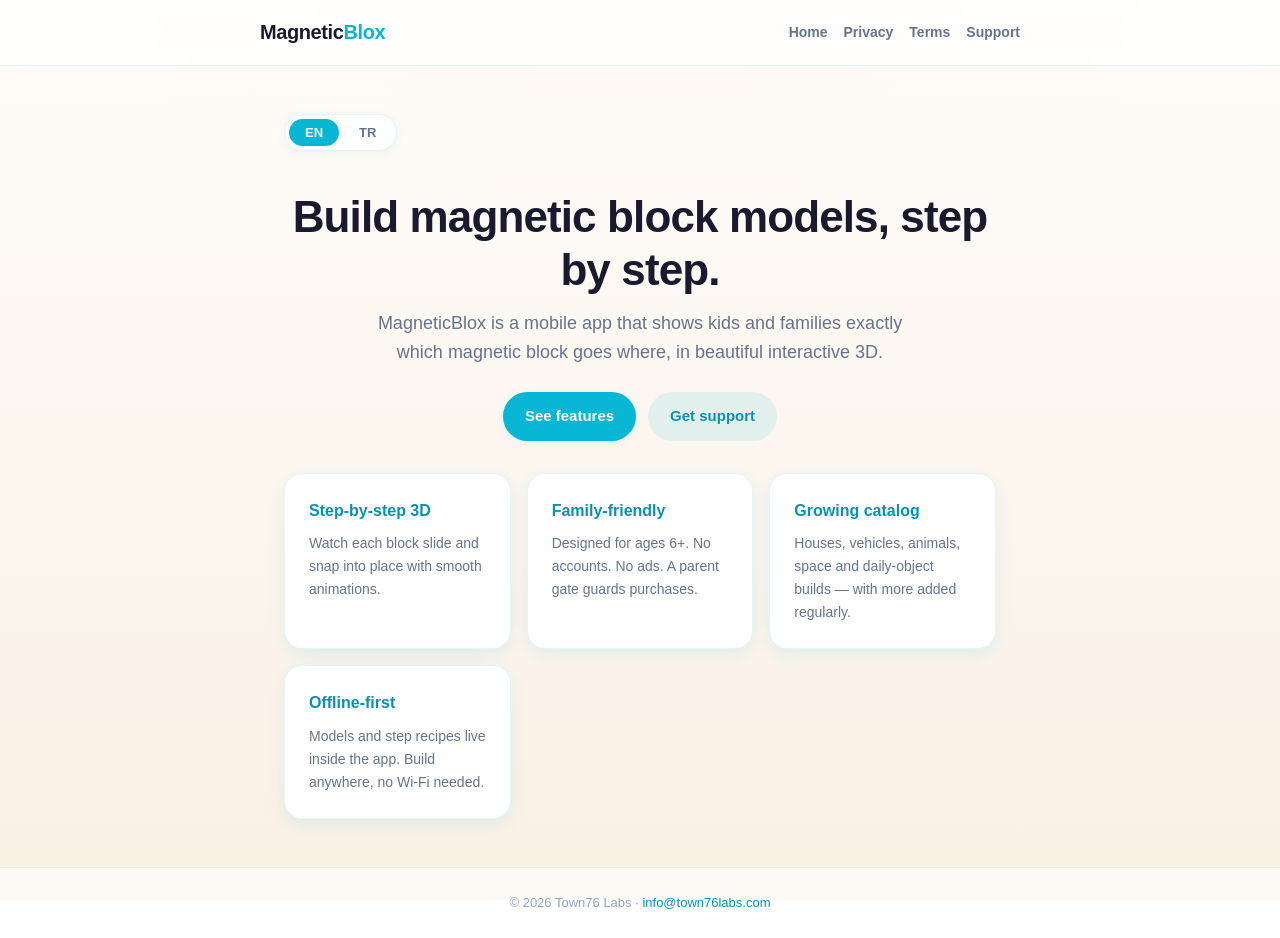
<file: index.html>
<!doctype html>
<html lang="en">
<head>
  <meta charset="utf-8" />
  <meta name="viewport" content="width=device-width, initial-scale=1" />
  <title>MagneticBlox — Step-by-step 3D magnetic block builder</title>
  <meta name="description" content="MagneticBlox is a family-friendly mobile app that teaches you to build magnetic block models step by step in 3D." />
  <link rel="stylesheet" href="assets/styles.css?v=3" />
</head>
<body>
  <header class="site-header">
    <div class="site-header__inner">
      <div class="brand">Magnetic<span>Blox</span></div>
      <nav class="site-nav">
        <a href="./">Home</a>
        <a href="privacy/">Privacy</a>
        <a href="terms/">Terms</a>
        <a href="support/">Support</a>
      </nav>
    </div>
  </header>

  <main>
    <div class="lang-switch" role="tablist" aria-label="Language">
      <button type="button" data-lang="en">EN</button>
      <button type="button" data-lang="tr">TR</button>
    </div>

    <section class="hero lang-block active" data-lang="en">
      <h1>Build magnetic block models, step by step.</h1>
      <p>MagneticBlox is a mobile app that shows kids and families exactly which magnetic block goes where, in beautiful interactive 3D.</p>
      <div class="cta-row">
        <a class="cta" href="#features">See features</a>
        <a class="cta secondary" href="support/">Get support</a>
      </div>
    </section>

    <section class="hero lang-block" data-lang="tr">
      <h1>Manyetik blok modellerini adım adım inşa et.</h1>
      <p>MagneticBlox, çocuklara ve ailelere hangi manyetik bloğun nereye gittiğini etkileşimli 3B olarak gösteren bir mobil uygulamadır.</p>
      <div class="cta-row">
        <a class="cta" href="#features">Özellikleri gör</a>
        <a class="cta secondary" href="support/">Destek al</a>
      </div>
    </section>

    <section id="features" class="feature-grid lang-block active" data-lang="en" aria-label="Features">
      <div class="feature">
        <h3>Step-by-step 3D</h3>
        <p>Watch each block slide and snap into place with smooth animations.</p>
      </div>
      <div class="feature">
        <h3>Family-friendly</h3>
        <p>Designed for ages 6+. No accounts. No ads. A parent gate guards purchases.</p>
      </div>
      <div class="feature">
        <h3>Growing catalog</h3>
        <p>Houses, vehicles, animals, space and daily-object builds — with more added regularly.</p>
      </div>
      <div class="feature">
        <h3>Offline-first</h3>
        <p>Models and step recipes live inside the app. Build anywhere, no Wi-Fi needed.</p>
      </div>
    </section>

    <section class="feature-grid lang-block" data-lang="tr">
      <div class="feature">
        <h3>Adım adım 3B</h3>
        <p>Her bloğun yumuşak animasyonlarla yerine kaydığını ve kenetlendiğini izleyin.</p>
      </div>
      <div class="feature">
        <h3>Aile dostu</h3>
        <p>6+ yaş için tasarlandı. Hesap yok. Reklam yok. Satın almalar için ebeveyn kapısı vardır.</p>
      </div>
      <div class="feature">
        <h3>Büyüyen katalog</h3>
        <p>Evler, taşıtlar, hayvanlar, uzay ve günlük eşya modelleri — düzenli olarak yenileri eklenir.</p>
      </div>
      <div class="feature">
        <h3>Çevrim dışı çalışır</h3>
        <p>Modeller ve adımlar uygulamanın içindedir. Her yerde, Wi-Fi olmadan da inşa edebilirsiniz.</p>
      </div>
    </section>
  </main>

  <footer>
    <div>© 2026 Town76 Labs · <a href="mailto:info@town76labs.com">info@town76labs.com</a></div>
  </footer>

  <script src="assets/lang.js?v=3"></script>
</body>
</html>
</file>
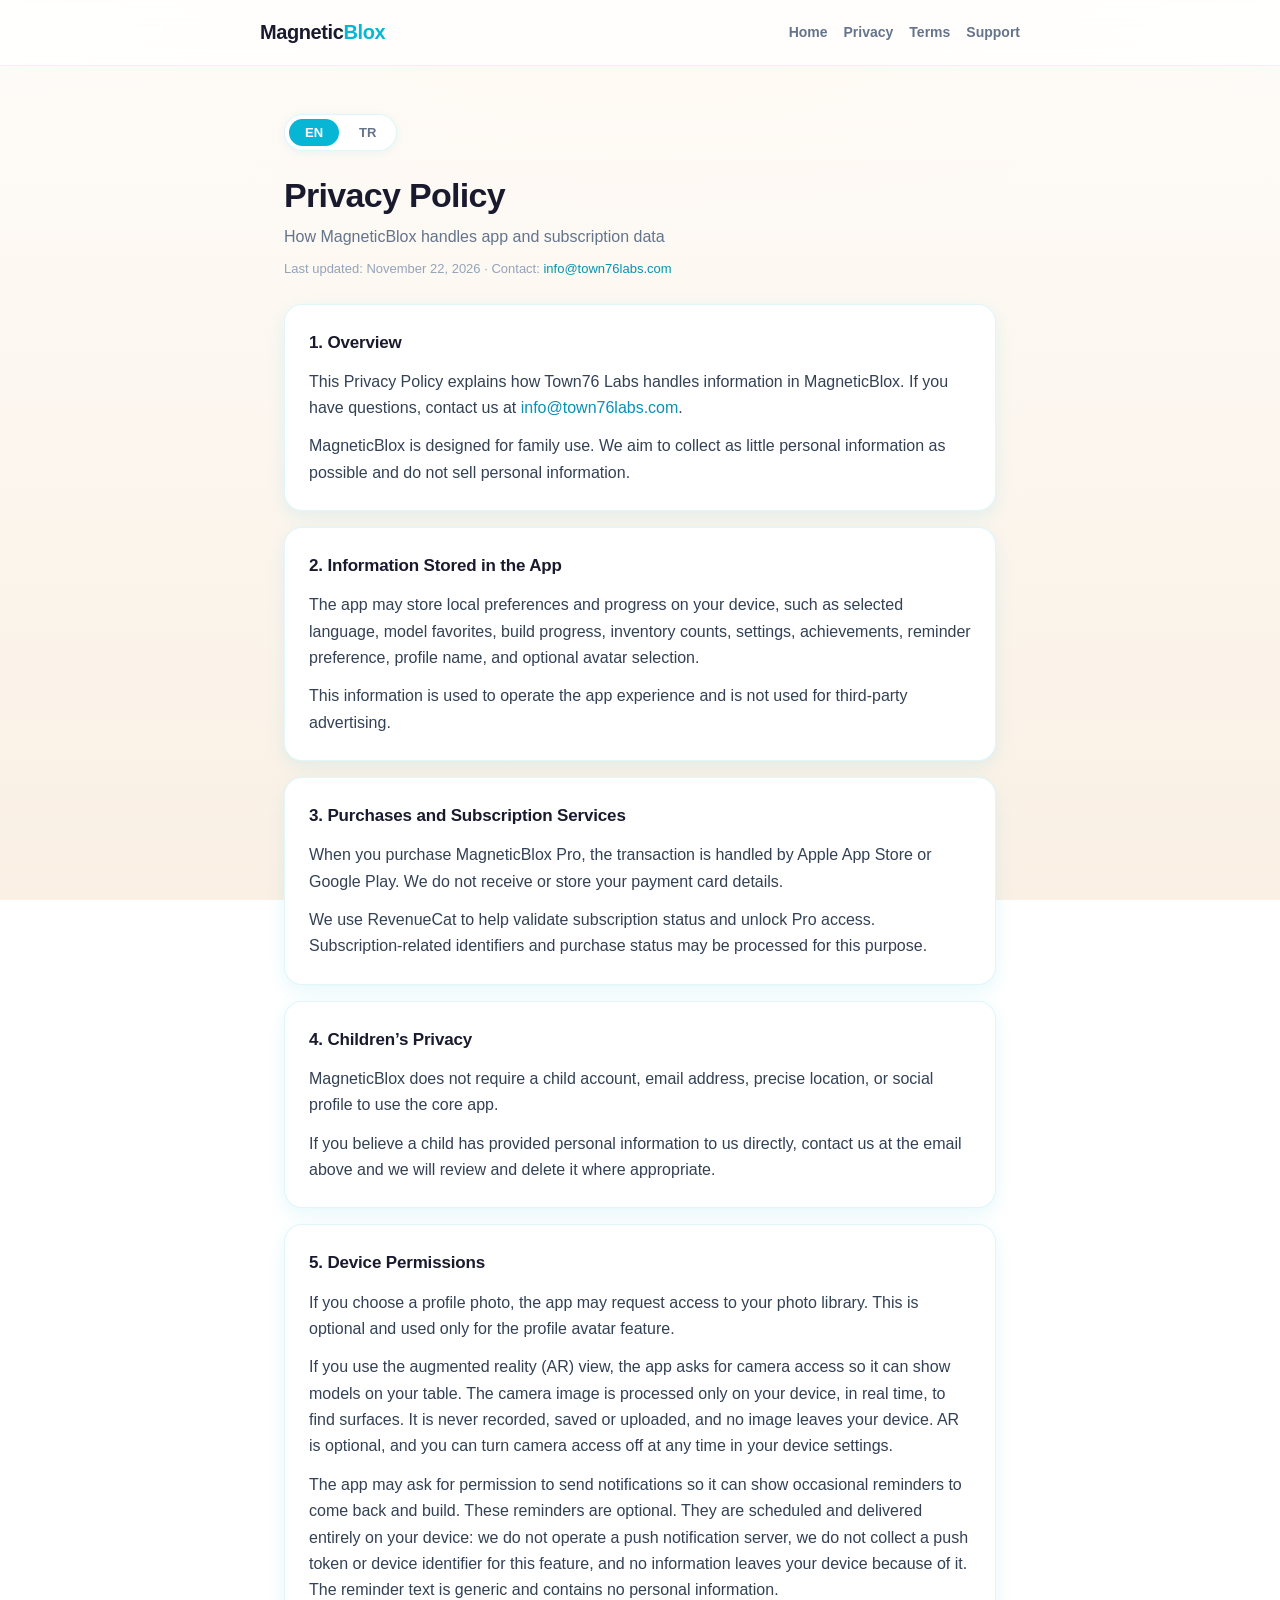
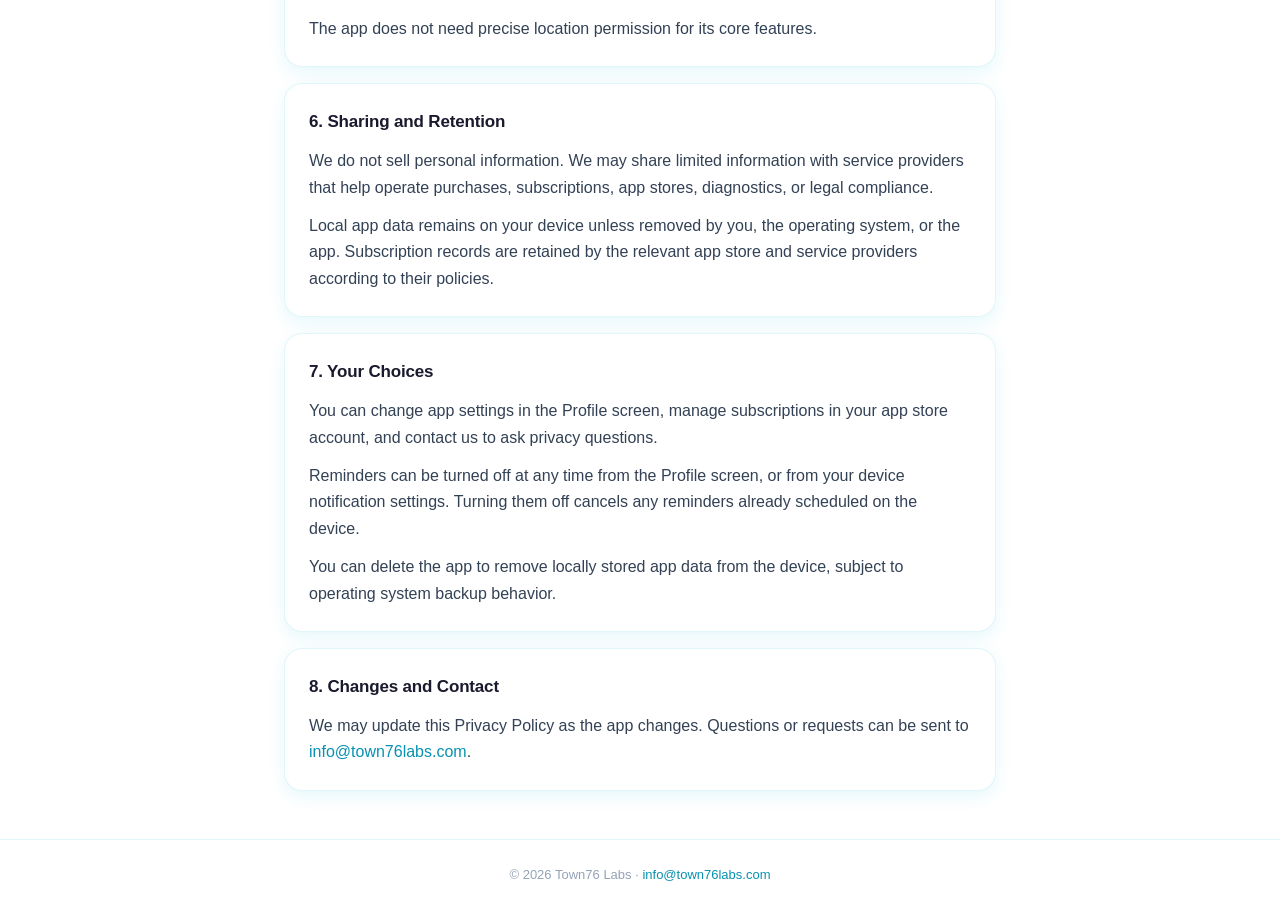
<file: privacy/index.html>
<!doctype html>
<html lang="en">
<head>
  <meta charset="utf-8" />
  <meta name="viewport" content="width=device-width, initial-scale=1" />
  <title>Privacy Policy — MagneticBlox</title>
  <meta name="description" content="How MagneticBlox handles app and subscription data." />
  <link rel="stylesheet" href="../assets/styles.css?v=3" />
</head>
<body>
  <header class="site-header">
    <div class="site-header__inner">
      <div class="brand"><a href="../">Magnetic<span>Blox</span></a></div>
      <nav class="site-nav">
        <a href="../">Home</a>
        <a href="../privacy/">Privacy</a>
        <a href="../terms/">Terms</a>
        <a href="../support/">Support</a>
      </nav>
    </div>
  </header>

  <main>
    <div class="lang-switch" role="tablist" aria-label="Language">
      <button type="button" data-lang="en">EN</button>
      <button type="button" data-lang="tr">TR</button>
    </div>

    <div class="lang-block active" data-lang="en">
      <header class="page-head">
        <h1>Privacy Policy</h1>
        <p class="subtitle">How MagneticBlox handles app and subscription data</p>
        <p class="meta">Last updated: November 22, 2026 · Contact: <a href="mailto:info@town76labs.com">info@town76labs.com</a></p>
      </header>

      <section class="legal-section">
        <h2>1. Overview</h2>
        <p>This Privacy Policy explains how Town76 Labs handles information in MagneticBlox. If you have questions, contact us at <a href="mailto:info@town76labs.com">info@town76labs.com</a>.</p>
        <p>MagneticBlox is designed for family use. We aim to collect as little personal information as possible and do not sell personal information.</p>
      </section>

      <section class="legal-section">
        <h2>2. Information Stored in the App</h2>
        <p>The app may store local preferences and progress on your device, such as selected language, model favorites, build progress, inventory counts, settings, achievements, reminder preference, profile name, and optional avatar selection.</p>
        <p>This information is used to operate the app experience and is not used for third-party advertising.</p>
      </section>

      <section class="legal-section">
        <h2>3. Purchases and Subscription Services</h2>
        <p>When you purchase MagneticBlox Pro, the transaction is handled by Apple App Store or Google Play. We do not receive or store your payment card details.</p>
        <p>We use RevenueCat to help validate subscription status and unlock Pro access. Subscription-related identifiers and purchase status may be processed for this purpose.</p>
      </section>

      <section class="legal-section">
        <h2>4. Children&rsquo;s Privacy</h2>
        <p>MagneticBlox does not require a child account, email address, precise location, or social profile to use the core app.</p>
        <p>If you believe a child has provided personal information to us directly, contact us at the email above and we will review and delete it where appropriate.</p>
      </section>

      <section class="legal-section">
        <h2>5. Device Permissions</h2>
        <p>If you choose a profile photo, the app may request access to your photo library. This is optional and used only for the profile avatar feature.</p>
        <p>If you use the augmented reality (AR) view, the app asks for camera access so it can show models on your table. The camera image is processed only on your device, in real time, to find surfaces. It is never recorded, saved or uploaded, and no image leaves your device. AR is optional, and you can turn camera access off at any time in your device settings.</p>
        <p>The app may ask for permission to send notifications so it can show occasional reminders to come back and build. These reminders are optional. They are scheduled and delivered entirely on your device: we do not operate a push notification server, we do not collect a push token or device identifier for this feature, and no information leaves your device because of it. The reminder text is generic and contains no personal information.</p>
        <p>The app does not need precise location permission for its core features.</p>
      </section>

      <section class="legal-section">
        <h2>6. Sharing and Retention</h2>
        <p>We do not sell personal information. We may share limited information with service providers that help operate purchases, subscriptions, app stores, diagnostics, or legal compliance.</p>
        <p>Local app data remains on your device unless removed by you, the operating system, or the app. Subscription records are retained by the relevant app store and service providers according to their policies.</p>
      </section>

      <section class="legal-section">
        <h2>7. Your Choices</h2>
        <p>You can change app settings in the Profile screen, manage subscriptions in your app store account, and contact us to ask privacy questions.</p>
        <p>Reminders can be turned off at any time from the Profile screen, or from your device notification settings. Turning them off cancels any reminders already scheduled on the device.</p>
        <p>You can delete the app to remove locally stored app data from the device, subject to operating system backup behavior.</p>
      </section>

      <section class="legal-section">
        <h2>8. Changes and Contact</h2>
        <p>We may update this Privacy Policy as the app changes. Questions or requests can be sent to <a href="mailto:info@town76labs.com">info@town76labs.com</a>.</p>
      </section>
    </div>

    <div class="lang-block" data-lang="tr">
      <header class="page-head">
        <h1>Gizlilik Politikası</h1>
        <p class="subtitle">MagneticBlox uygulama ve abonelik verilerini nasıl ele alır</p>
        <p class="meta">Son güncelleme: 22 Kasım 2026 · İletişim: <a href="mailto:info@town76labs.com">info@town76labs.com</a></p>
      </header>

      <section class="legal-section">
        <h2>1. Genel Bakış</h2>
        <p>Bu Gizlilik Politikası, Town76 Labs&rsquo;ın MagneticBlox içindeki bilgileri nasıl ele aldığını açıklar. Sorularınız için bize <a href="mailto:info@town76labs.com">info@town76labs.com</a> adresinden ulaşabilirsiniz.</p>
        <p>MagneticBlox aile kullanımı için tasarlanmıştır. Mümkün olduğunca az kişisel bilgi toplamayı hedefleriz ve kişisel bilgileri satmayız.</p>
      </section>

      <section class="legal-section">
        <h2>2. Uygulamada Saklanan Bilgiler</h2>
        <p>Uygulama; seçili dil, favori modeller, inşa ilerlemesi, envanter adetleri, ayarlar, başarımlar, hatırlatma tercihi, profil adı ve isteğe bağlı avatar seçimi gibi tercih ve ilerleme bilgilerini cihazınızda yerel olarak saklayabilir.</p>
        <p>Bu bilgiler uygulama deneyimini çalıştırmak için kullanılır ve üçüncü taraf reklamcılık için kullanılmaz.</p>
      </section>

      <section class="legal-section">
        <h2>3. Satın Almalar ve Abonelik Hizmetleri</h2>
        <p>MagneticBlox Pro satın aldığınızda işlem Apple App Store veya Google Play tarafından yürütülür. Ödeme kartı bilgilerinizi almayız veya saklamayız.</p>
        <p>Abonelik durumunu doğrulamak ve Pro erişimini açmak için RevenueCat kullanırız. Bu amaçla abonelikle ilgili tanımlayıcılar ve satın alma durumu işlenebilir.</p>
      </section>

      <section class="legal-section">
        <h2>4. Çocukların Gizliliği</h2>
        <p>MagneticBlox, temel uygulama kullanımı için çocuk hesabı, e-posta adresi, hassas konum veya sosyal profil gerektirmez.</p>
        <p>Bir çocuğun doğrudan bize kişisel bilgi verdiğini düşünüyorsanız yukarıdaki e-posta adresinden bizimle iletişime geçin; uygun olduğunda inceleyip sileriz.</p>
      </section>

      <section class="legal-section">
        <h2>5. Cihaz İzinleri</h2>
        <p>Profil fotoğrafı seçerseniz uygulama fotoğraf kitaplığınıza erişim izni isteyebilir. Bu isteğe bağlıdır ve yalnızca profil avatarı özelliği için kullanılır.</p>
        <p>Artırılmış gerçeklik (AR) görünümünü kullanırsanız uygulama, modelleri masanızda gösterebilmek için kamera erişimi ister. Kamera görüntüsü yalnızca cihazınızda, yüzeyleri bulmak için anlık olarak işlenir. Görüntü kaydedilmez, saklanmaz veya yüklenmez; hiçbir görüntü cihazınızdan çıkmaz. AR isteğe bağlıdır; kamera erişimini dilediğiniz zaman cihaz ayarlarından kapatabilirsiniz.</p>
        <p>Uygulama, ara sıra &ldquo;gel ve model yap&rdquo; hatırlatmaları gösterebilmek için bildirim gönderme izni isteyebilir. Bu hatırlatmalar isteğe bağlıdır. Tamamen cihazınızda planlanır ve cihazınızda gösterilir: push bildirim sunucusu işletmiyoruz, bu özellik için push jetonu veya cihaz tanımlayıcısı toplamıyoruz ve bu nedenle cihazınızdan hiçbir bilgi çıkmıyor. Hatırlatma metni geneldir ve kişisel bilgi içermez.</p>
        <p>Uygulamanın temel özellikleri için hassas konum izni gerekmez.</p>
      </section>

      <section class="legal-section">
        <h2>6. Paylaşım ve Saklama</h2>
        <p>Kişisel bilgileri satmayız. Satın alma, abonelik, uygulama mağazası, tanılama veya hukuki uyumluluk süreçlerine yardımcı olan hizmet sağlayıcılarla sınırlı bilgi paylaşabiliriz.</p>
        <p>Yerel uygulama verileri siz, işletim sistemi veya uygulama kaldırmadıkça cihazınızda kalır. Abonelik kayıtları ilgili uygulama mağazası ve hizmet sağlayıcılar tarafından kendi politikalarına göre saklanır.</p>
      </section>

      <section class="legal-section">
        <h2>7. Seçimleriniz</h2>
        <p>Profil ekranından uygulama ayarlarını değiştirebilir, abonelikleri uygulama mağazası hesabınızdan yönetebilir ve gizlilik soruları için bizimle iletişime geçebilirsiniz.</p>
        <p>Hatırlatmaları dilediğiniz zaman Profil ekranından veya cihazınızın bildirim ayarlarından kapatabilirsiniz. Kapattığınızda, cihazda daha önce planlanmış hatırlatmalar da iptal edilir.</p>
        <p>Uygulamayı silerek, işletim sistemi yedekleme davranışları saklı kalmak üzere, cihazda yerel olarak saklanan uygulama verilerini kaldırabilirsiniz.</p>
      </section>

      <section class="legal-section">
        <h2>8. Değişiklikler ve İletişim</h2>
        <p>Uygulama değiştikçe bu Gizlilik Politikasını güncelleyebiliriz. Sorularınızı veya taleplerinizi <a href="mailto:info@town76labs.com">info@town76labs.com</a> adresine gönderebilirsiniz.</p>
      </section>
    </div>
  </main>

  <footer>
    <div>© 2026 Town76 Labs · <a href="mailto:info@town76labs.com">info@town76labs.com</a></div>
  </footer>

  <script src="../assets/lang.js?v=3"></script>
</body>
</html>
</file>
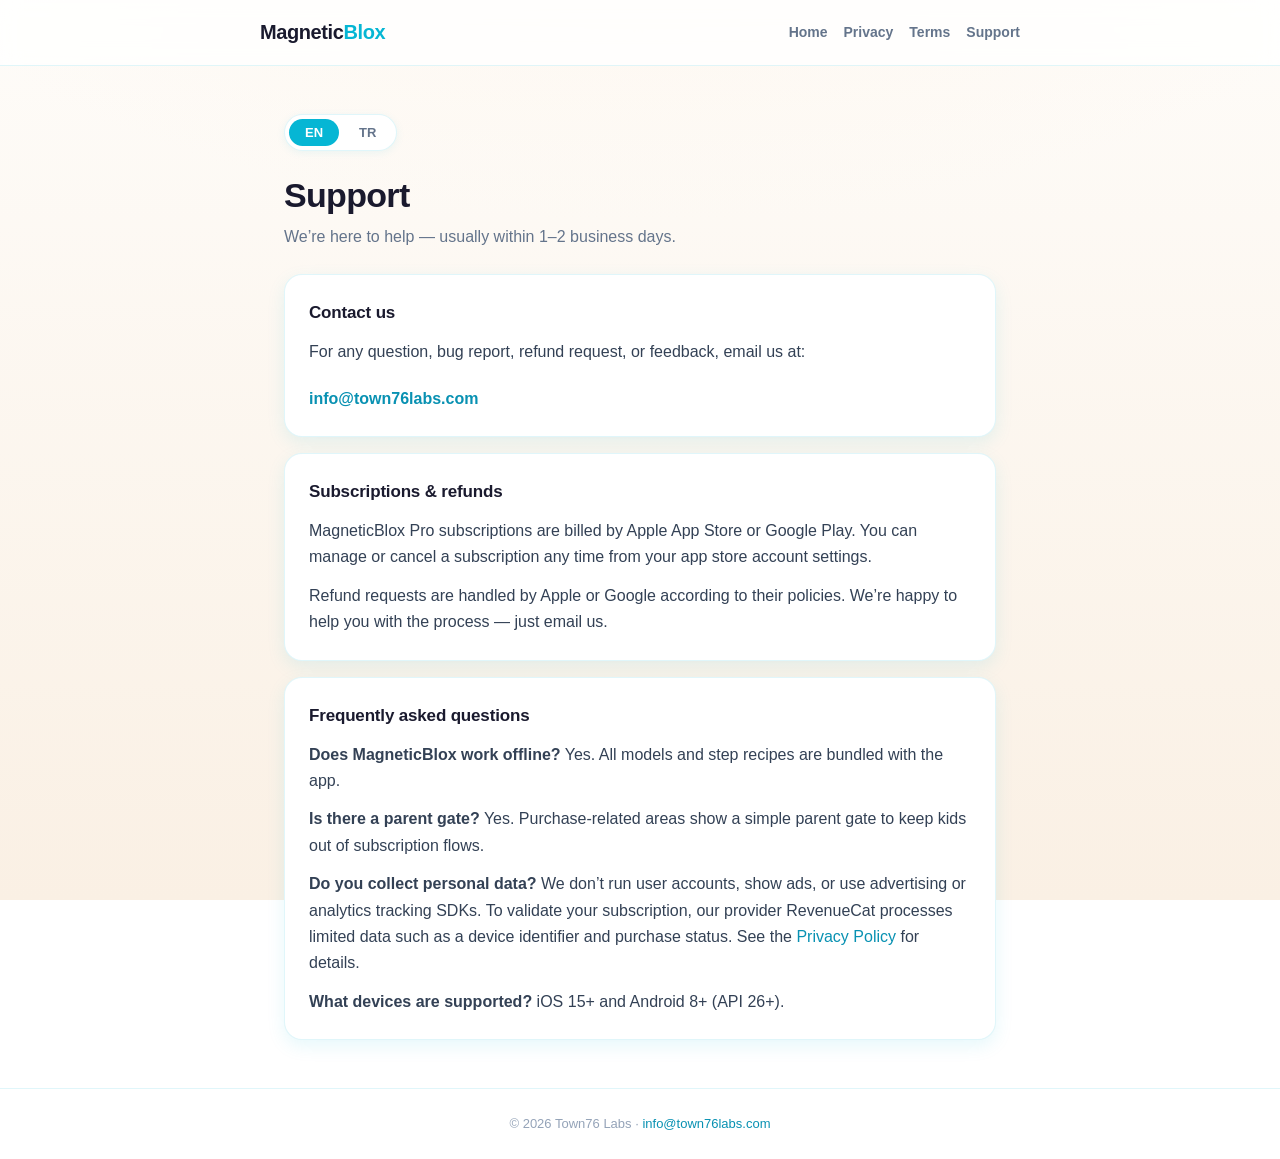
<file: support/index.html>
<!doctype html>
<html lang="en">
<head>
  <meta charset="utf-8" />
  <meta name="viewport" content="width=device-width, initial-scale=1" />
  <title>Support — MagneticBlox</title>
  <meta name="description" content="Help, FAQ and contact for MagneticBlox." />
  <link rel="stylesheet" href="../assets/styles.css?v=3" />
</head>
<body>
  <header class="site-header">
    <div class="site-header__inner">
      <div class="brand"><a href="../">Magnetic<span>Blox</span></a></div>
      <nav class="site-nav">
        <a href="../">Home</a>
        <a href="../privacy/">Privacy</a>
        <a href="../terms/">Terms</a>
        <a href="../support/">Support</a>
      </nav>
    </div>
  </header>

  <main>
    <div class="lang-switch" role="tablist" aria-label="Language">
      <button type="button" data-lang="en">EN</button>
      <button type="button" data-lang="tr">TR</button>
    </div>

    <div class="lang-block active" data-lang="en">
      <header class="page-head">
        <h1>Support</h1>
        <p class="subtitle">We&rsquo;re here to help — usually within 1&ndash;2 business days.</p>
      </header>

      <section class="support-card">
        <h2>Contact us</h2>
        <p>For any question, bug report, refund request, or feedback, email us at:</p>
        <a class="contact-email" href="mailto:info@town76labs.com">info@town76labs.com</a>
      </section>

      <section class="support-card">
        <h2>Subscriptions &amp; refunds</h2>
        <p>MagneticBlox Pro subscriptions are billed by Apple App Store or Google Play. You can manage or cancel a subscription any time from your app store account settings.</p>
        <p>Refund requests are handled by Apple or Google according to their policies. We&rsquo;re happy to help you with the process — just email us.</p>
      </section>

      <section class="support-card">
        <h2>Frequently asked questions</h2>
        <p><strong>Does MagneticBlox work offline?</strong> Yes. All models and step recipes are bundled with the app.</p>
        <p><strong>Is there a parent gate?</strong> Yes. Purchase-related areas show a simple parent gate to keep kids out of subscription flows.</p>
        <p><strong>Do you collect personal data?</strong> We don&rsquo;t run user accounts, show ads, or use advertising or analytics tracking SDKs. To validate your subscription, our provider RevenueCat processes limited data such as a device identifier and purchase status. See the <a href="../privacy/">Privacy Policy</a> for details.</p>
        <p><strong>What devices are supported?</strong> iOS 15+ and Android 8+ (API 26+).</p>
      </section>
    </div>

    <div class="lang-block" data-lang="tr">
      <header class="page-head">
        <h1>Destek</h1>
        <p class="subtitle">Yardım için buradayız — genellikle 1&ndash;2 iş günü içinde dönüş yaparız.</p>
      </header>

      <section class="support-card">
        <h2>Bize ulaşın</h2>
        <p>Herhangi bir soru, hata bildirimi, iade talebi veya geri bildiriminiz için bize şu adresten yazabilirsiniz:</p>
        <a class="contact-email" href="mailto:info@town76labs.com">info@town76labs.com</a>
      </section>

      <section class="support-card">
        <h2>Abonelikler ve iadeler</h2>
        <p>MagneticBlox Pro abonelikleri Apple App Store veya Google Play tarafından faturalandırılır. Aboneliğinizi istediğiniz zaman uygulama mağazası hesap ayarlarınızdan yönetebilir veya iptal edebilirsiniz.</p>
        <p>İade talepleri Apple veya Google&rsquo;ın kendi politikalarına göre işlenir. Süreçte yardımcı olmaktan mutluluk duyarız — bize e-posta atmanız yeterli.</p>
      </section>

      <section class="support-card">
        <h2>Sıkça sorulan sorular</h2>
        <p><strong>MagneticBlox çevrim dışı çalışır mı?</strong> Evet. Tüm modeller ve adım tarifleri uygulama içinde gelir.</p>
        <p><strong>Ebeveyn kapısı var mı?</strong> Evet. Satın almayla ilgili alanlar, çocukları abonelik ekranlarından uzak tutmak için basit bir ebeveyn kapısı gösterir.</p>
        <p><strong>Kişisel veri topluyor musunuz?</strong> Kullanıcı hesabı, reklam veya reklam/analitik takip SDK&rsquo;sı kullanmıyoruz. Aboneliğinizi doğrulamak için hizmet sağlayıcımız RevenueCat, cihaz tanımlayıcısı ve satın alma durumu gibi sınırlı verileri işler. Detaylar için <a href="../privacy/">Gizlilik Politikası</a>&rsquo;na bakın.</p>
        <p><strong>Hangi cihazlar destekleniyor?</strong> iOS 15+ ve Android 8+ (API 26+).</p>
      </section>
    </div>
  </main>

  <footer>
    <div>© 2026 Town76 Labs · <a href="mailto:info@town76labs.com">info@town76labs.com</a></div>
  </footer>

  <script src="../assets/lang.js?v=3"></script>
</body>
</html>
</file>
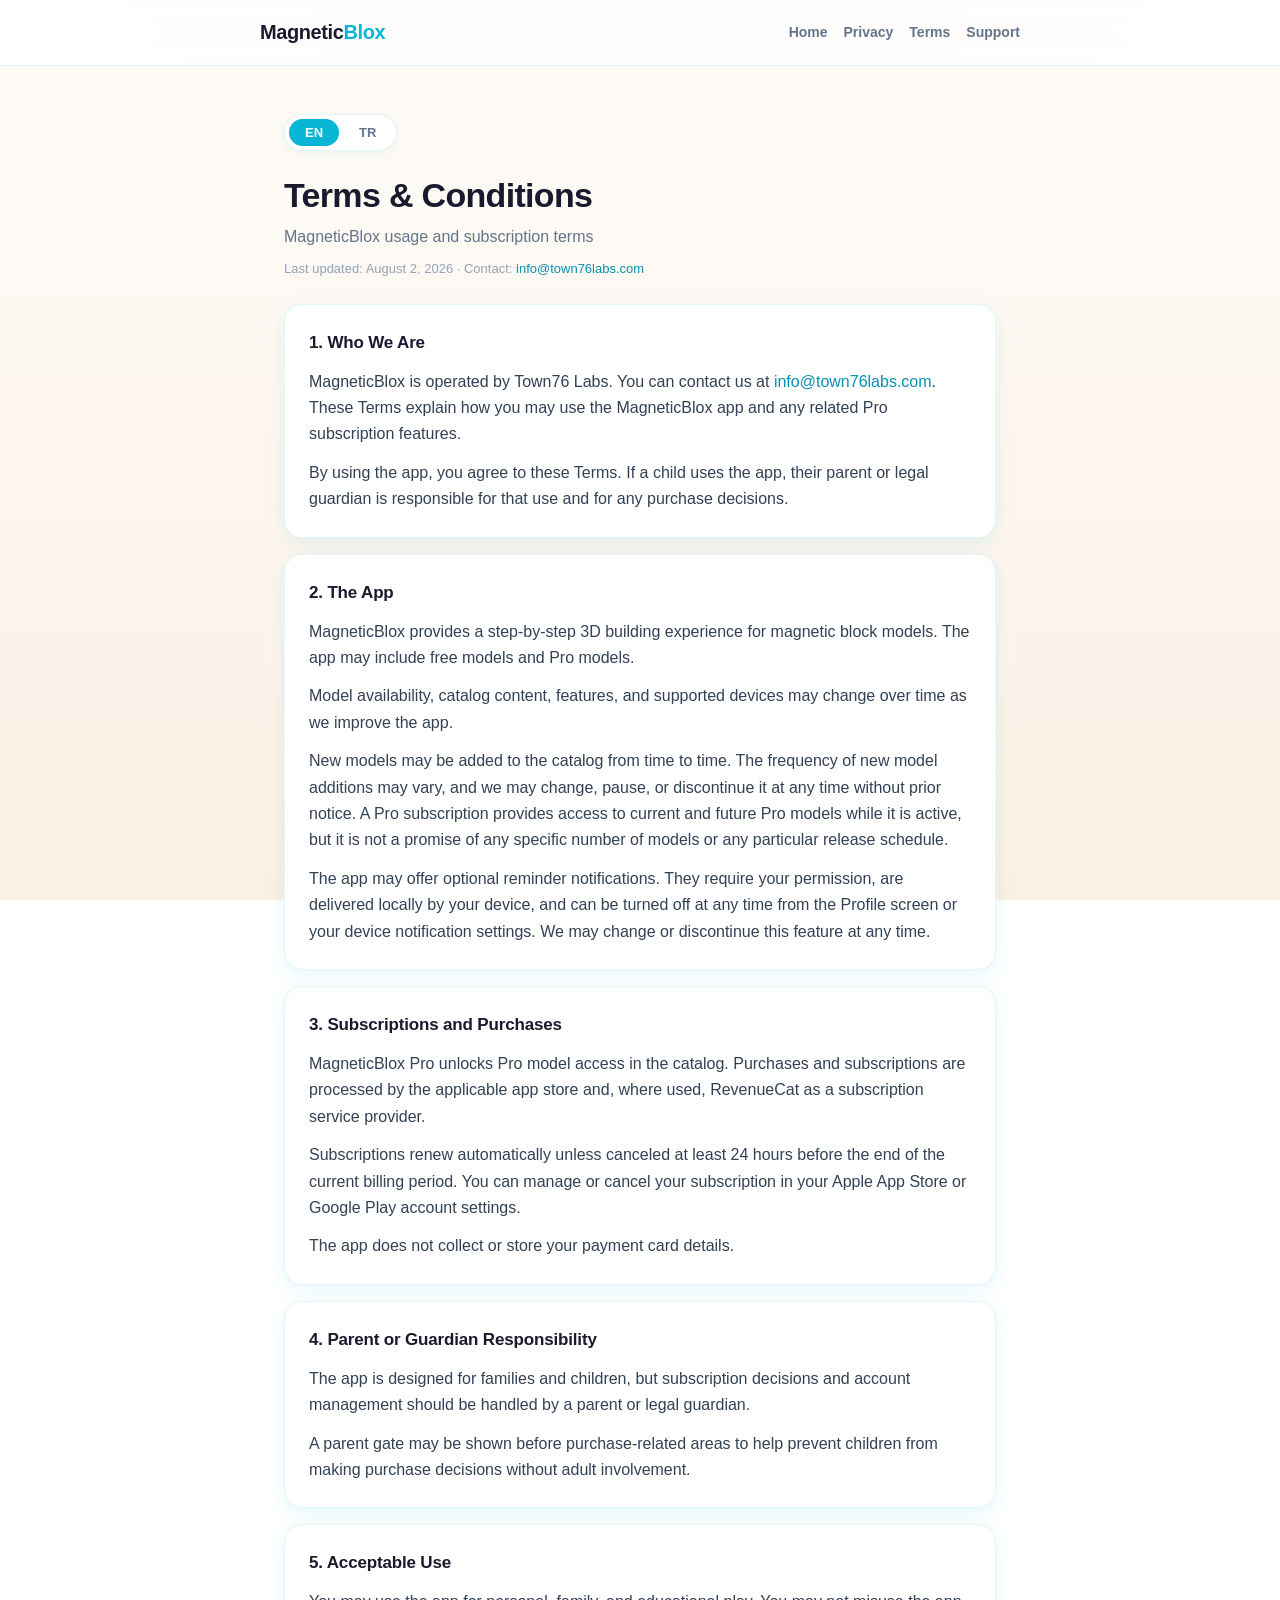
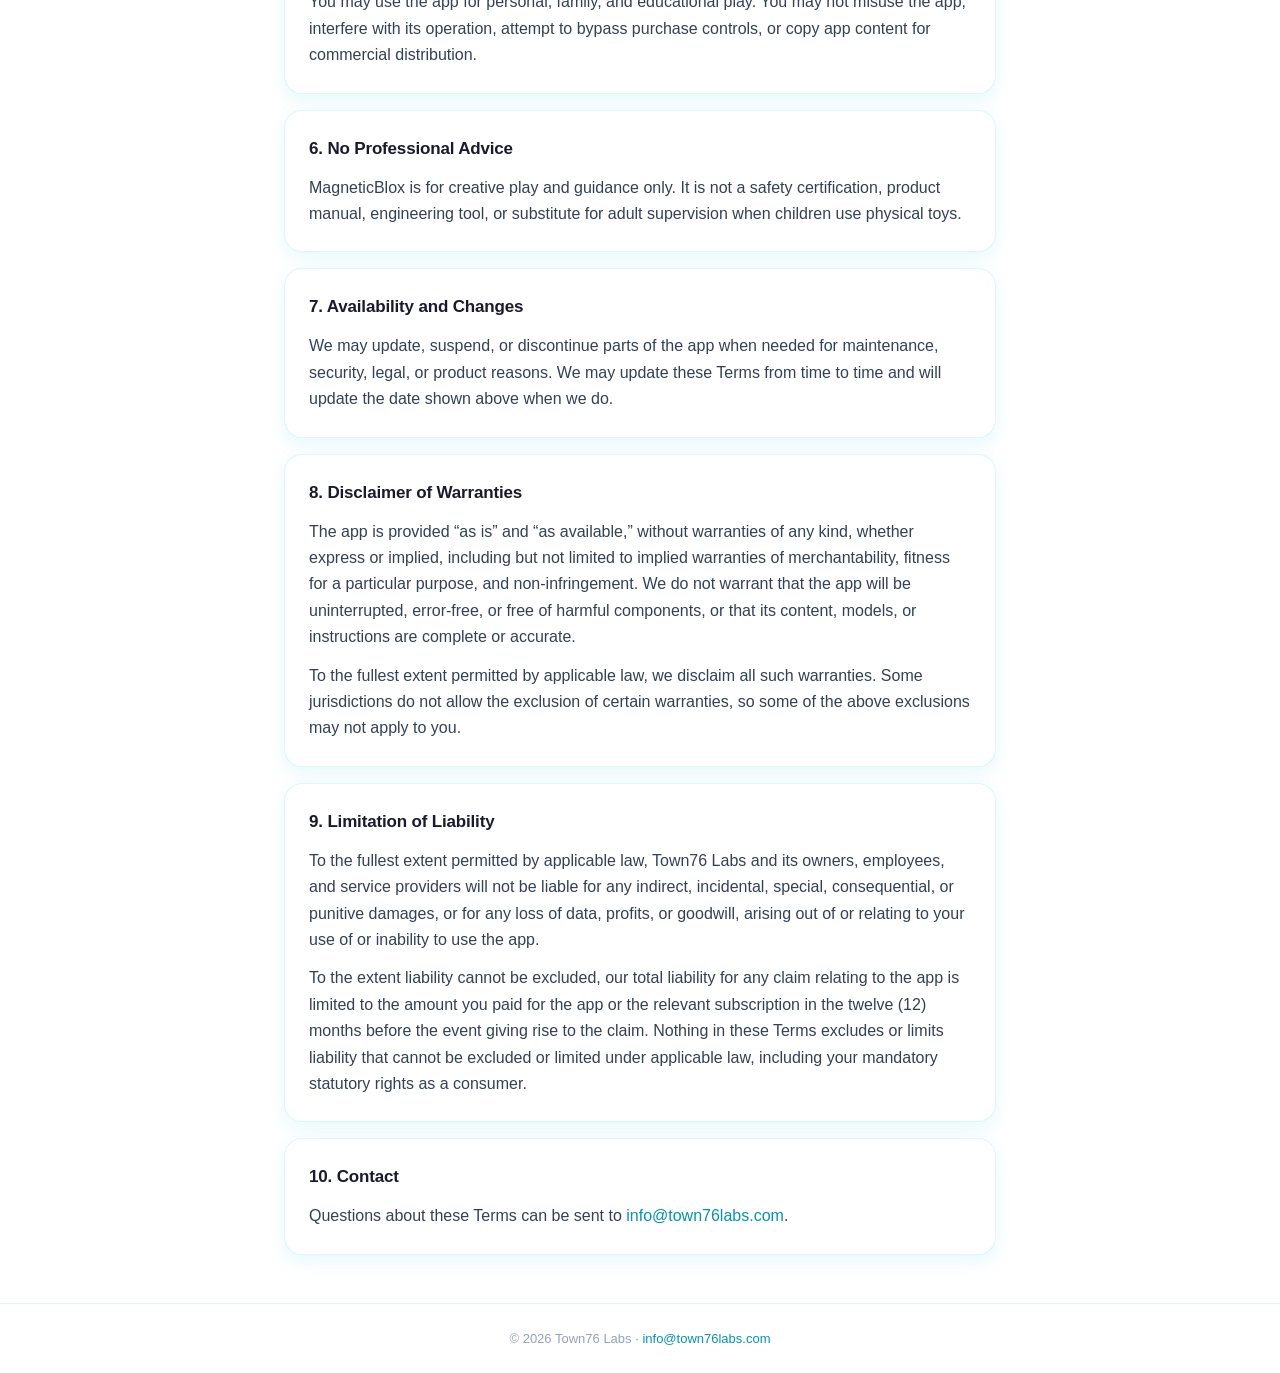
<file: terms/index.html>
<!doctype html>
<html lang="en">
<head>
  <meta charset="utf-8" />
  <meta name="viewport" content="width=device-width, initial-scale=1" />
  <title>Terms &amp; Conditions — MagneticBlox</title>
  <meta name="description" content="MagneticBlox usage and subscription terms." />
  <link rel="stylesheet" href="../assets/styles.css?v=3" />
</head>
<body>
  <header class="site-header">
    <div class="site-header__inner">
      <div class="brand"><a href="../">Magnetic<span>Blox</span></a></div>
      <nav class="site-nav">
        <a href="../">Home</a>
        <a href="../privacy/">Privacy</a>
        <a href="../terms/">Terms</a>
        <a href="../support/">Support</a>
      </nav>
    </div>
  </header>

  <main>
    <div class="lang-switch" role="tablist" aria-label="Language">
      <button type="button" data-lang="en">EN</button>
      <button type="button" data-lang="tr">TR</button>
    </div>

    <div class="lang-block active" data-lang="en">
      <header class="page-head">
        <h1>Terms &amp; Conditions</h1>
        <p class="subtitle">MagneticBlox usage and subscription terms</p>
        <p class="meta">Last updated: August 2, 2026 · Contact: <a href="mailto:info@town76labs.com">info@town76labs.com</a></p>
      </header>

      <section class="legal-section">
        <h2>1. Who We Are</h2>
        <p>MagneticBlox is operated by Town76 Labs. You can contact us at <a href="mailto:info@town76labs.com">info@town76labs.com</a>. These Terms explain how you may use the MagneticBlox app and any related Pro subscription features.</p>
        <p>By using the app, you agree to these Terms. If a child uses the app, their parent or legal guardian is responsible for that use and for any purchase decisions.</p>
      </section>

      <section class="legal-section">
        <h2>2. The App</h2>
        <p>MagneticBlox provides a step-by-step 3D building experience for magnetic block models. The app may include free models and Pro models.</p>
        <p>Model availability, catalog content, features, and supported devices may change over time as we improve the app.</p>
        <p>New models may be added to the catalog from time to time. The frequency of new model additions may vary, and we may change, pause, or discontinue it at any time without prior notice. A Pro subscription provides access to current and future Pro models while it is active, but it is not a promise of any specific number of models or any particular release schedule.</p>
        <p>The app may offer optional reminder notifications. They require your permission, are delivered locally by your device, and can be turned off at any time from the Profile screen or your device notification settings. We may change or discontinue this feature at any time.</p>
      </section>

      <section class="legal-section">
        <h2>3. Subscriptions and Purchases</h2>
        <p>MagneticBlox Pro unlocks Pro model access in the catalog. Purchases and subscriptions are processed by the applicable app store and, where used, RevenueCat as a subscription service provider.</p>
        <p>Subscriptions renew automatically unless canceled at least 24 hours before the end of the current billing period. You can manage or cancel your subscription in your Apple App Store or Google Play account settings.</p>
        <p>The app does not collect or store your payment card details.</p>
      </section>

      <section class="legal-section">
        <h2>4. Parent or Guardian Responsibility</h2>
        <p>The app is designed for families and children, but subscription decisions and account management should be handled by a parent or legal guardian.</p>
        <p>A parent gate may be shown before purchase-related areas to help prevent children from making purchase decisions without adult involvement.</p>
      </section>

      <section class="legal-section">
        <h2>5. Acceptable Use</h2>
        <p>You may use the app for personal, family, and educational play. You may not misuse the app, interfere with its operation, attempt to bypass purchase controls, or copy app content for commercial distribution.</p>
      </section>

      <section class="legal-section">
        <h2>6. No Professional Advice</h2>
        <p>MagneticBlox is for creative play and guidance only. It is not a safety certification, product manual, engineering tool, or substitute for adult supervision when children use physical toys.</p>
      </section>

      <section class="legal-section">
        <h2>7. Availability and Changes</h2>
        <p>We may update, suspend, or discontinue parts of the app when needed for maintenance, security, legal, or product reasons. We may update these Terms from time to time and will update the date shown above when we do.</p>
      </section>

      <section class="legal-section">
        <h2>8. Disclaimer of Warranties</h2>
        <p>The app is provided &ldquo;as is&rdquo; and &ldquo;as available,&rdquo; without warranties of any kind, whether express or implied, including but not limited to implied warranties of merchantability, fitness for a particular purpose, and non-infringement. We do not warrant that the app will be uninterrupted, error-free, or free of harmful components, or that its content, models, or instructions are complete or accurate.</p>
        <p>To the fullest extent permitted by applicable law, we disclaim all such warranties. Some jurisdictions do not allow the exclusion of certain warranties, so some of the above exclusions may not apply to you.</p>
      </section>

      <section class="legal-section">
        <h2>9. Limitation of Liability</h2>
        <p>To the fullest extent permitted by applicable law, Town76 Labs and its owners, employees, and service providers will not be liable for any indirect, incidental, special, consequential, or punitive damages, or for any loss of data, profits, or goodwill, arising out of or relating to your use of or inability to use the app.</p>
        <p>To the extent liability cannot be excluded, our total liability for any claim relating to the app is limited to the amount you paid for the app or the relevant subscription in the twelve (12) months before the event giving rise to the claim. Nothing in these Terms excludes or limits liability that cannot be excluded or limited under applicable law, including your mandatory statutory rights as a consumer.</p>
      </section>

      <section class="legal-section">
        <h2>10. Contact</h2>
        <p>Questions about these Terms can be sent to <a href="mailto:info@town76labs.com">info@town76labs.com</a>.</p>
      </section>
    </div>

    <div class="lang-block" data-lang="tr">
      <header class="page-head">
        <h1>Şartlar ve Koşullar</h1>
        <p class="subtitle">MagneticBlox kullanım ve abonelik şartları</p>
        <p class="meta">Son güncelleme: 2 Ağustos 2026 · İletişim: <a href="mailto:info@town76labs.com">info@town76labs.com</a></p>
      </header>

      <section class="legal-section">
        <h2>1. Biz Kimiz</h2>
        <p>MagneticBlox, Town76 Labs tarafından işletilir. Bize <a href="mailto:info@town76labs.com">info@town76labs.com</a> adresinden ulaşabilirsiniz. Bu Şartlar, MagneticBlox uygulamasını ve Pro abonelik özelliklerini nasıl kullanabileceğinizi açıklar.</p>
        <p>Uygulamayı kullanarak bu Şartları kabul etmiş olursunuz. Uygulamayı bir çocuk kullanıyorsa, bu kullanımdan ve satın alma kararlarından ebeveyni veya yasal vasisi sorumludur.</p>
      </section>

      <section class="legal-section">
        <h2>2. Uygulama</h2>
        <p>MagneticBlox, manyetik blok modelleri için adım adım 3B inşa deneyimi sunar. Uygulamada ücretsiz modeller ve Pro modeller bulunabilir.</p>
        <p>Model erişimi, katalog içeriği, özellikler ve desteklenen cihazlar uygulamayı geliştirdikçe zaman içinde değişebilir.</p>
        <p>Kataloğa zaman zaman yeni modeller eklenebilir. Yeni model ekleme sıklığı değişebilir; bu sıklığı önceden haber vermeksizin dilediğimiz zaman değiştirebilir, duraklatabilir veya sonlandırabiliriz. Pro aboneliği, aktif olduğu sürece mevcut ve gelecekteki Pro modellere erişim sağlar; ancak belirli sayıda model veya belirli bir yayın takvimi taahhüdü değildir.</p>
        <p>Uygulama, isteğe bağlı hatırlatma bildirimleri sunabilir. Bu bildirimler izninizi gerektirir, cihazınız tarafından yerel olarak gösterilir ve dilediğiniz zaman Profil ekranından veya cihazınızın bildirim ayarlarından kapatılabilir. Bu özelliği dilediğimiz zaman değiştirebilir veya sonlandırabiliriz.</p>
      </section>

      <section class="legal-section">
        <h2>3. Abonelikler ve Satın Almalar</h2>
        <p>MagneticBlox Pro, katalogdaki Pro model erişimini açar. Satın almalar ve abonelikler ilgili uygulama mağazası tarafından ve kullanıldığı durumlarda abonelik hizmet sağlayıcısı RevenueCat aracılığıyla işlenir.</p>
        <p>Abonelikler, mevcut fatura dönemi bitmeden en az 24 saat önce iptal edilmediği sürece otomatik yenilenir. Aboneliğinizi Apple App Store veya Google Play hesap ayarlarınızdan yönetebilir ya da iptal edebilirsiniz.</p>
        <p>Uygulama ödeme kartı bilgilerinizi toplamaz veya saklamaz.</p>
      </section>

      <section class="legal-section">
        <h2>4. Ebeveyn veya Vasi Sorumluluğu</h2>
        <p>Uygulama aileler ve çocuklar için tasarlanmıştır; ancak abonelik kararları ve hesap yönetimi ebeveyn veya yasal vasi tarafından yapılmalıdır.</p>
        <p>Çocukların yetişkin onayı olmadan satın alma kararları vermesini azaltmak için satın alma ile ilgili alanlardan önce bir ebeveyn kapısı gösterilebilir.</p>
      </section>

      <section class="legal-section">
        <h2>5. Kabul Edilebilir Kullanım</h2>
        <p>Uygulamayı kişisel, aile içi ve eğitim amaçlı oyun için kullanabilirsiniz. Uygulamayı kötüye kullanamaz, çalışmasını engelleyemez, satın alma kontrollerini aşmaya çalışamaz veya uygulama içeriğini ticari dağıtım için kopyalayamazsınız.</p>
      </section>

      <section class="legal-section">
        <h2>6. Profesyonel Tavsiye Değildir</h2>
        <p>MagneticBlox yaratıcı oyun ve rehberlik içindir. Uygulama bir güvenlik sertifikası, ürün kılavuzu, mühendislik aracı veya çocuklar fiziksel oyuncaklarla oynarken yetişkin gözetiminin yerine geçen bir hizmet değildir.</p>
      </section>

      <section class="legal-section">
        <h2>7. Erişilebilirlik ve Değişiklikler</h2>
        <p>Bakım, güvenlik, hukuki veya ürün nedenleriyle uygulamanın bazı bölümlerini güncelleyebilir, askıya alabilir veya sonlandırabiliriz. Bu Şartları zaman zaman güncelleyebiliriz; güncellediğimizde yukarıdaki tarihi de değiştiririz.</p>
      </section>

      <section class="legal-section">
        <h2>8. Garantilerin Reddi</h2>
        <p>Uygulama &ldquo;olduğu gibi&rdquo; ve &ldquo;mevcut haliyle&rdquo; sunulur; açık veya zımni hiçbir garanti verilmez. Buna ticarete elverişlilik, belirli bir amaca uygunluk ve hak ihlali içermeme yönündeki zımni garantiler dahildir ancak bunlarla sınırlı değildir. Uygulamanın kesintisiz, hatasız veya zararlı bileşenlerden arınmış olacağını ya da içeriğinin, modellerinin veya talimatlarının eksiksiz veya doğru olduğunu garanti etmeyiz.</p>
        <p>İlgili hukukun izin verdiği azami ölçüde bu garantileri reddederiz. Bazı ülkelerin mevzuatı belirli garantilerin hariç tutulmasına izin vermez; bu durumda yukarıdaki hariç tutmaların bir kısmı sizin için geçerli olmayabilir.</p>
      </section>

      <section class="legal-section">
        <h2>9. Sorumluluğun Sınırlandırılması</h2>
        <p>İlgili hukukun izin verdiği azami ölçüde; Town76 Labs ile sahipleri, çalışanları ve hizmet sağlayıcıları, uygulamayı kullanmanızdan veya kullanamamanızdan doğan ya da bununla ilgili hiçbir dolaylı, arızi, özel, sonuç niteliğindeki veya cezai zarardan ya da veri, kâr veya itibar kaybından sorumlu olmayacaktır.</p>
        <p>Sorumluluğun hariç tutulamadığı durumlarda, uygulamayla ilgili herhangi bir talebe ilişkin toplam sorumluluğumuz, talebe yol açan olaydan önceki on iki (12) ay içinde uygulama veya ilgili abonelik için ödediğiniz tutarla sınırlıdır. Bu Şartlardaki hiçbir hüküm, tüketici olarak sahip olduğunuz ve feragat edilemeyen yasal haklarınız dahil olmak üzere, ilgili hukuka göre hariç tutulamayan veya sınırlandırılamayan sorumluluğu hariç tutmaz veya sınırlamaz.</p>
      </section>

      <section class="legal-section">
        <h2>10. İletişim</h2>
        <p>Bu Şartlarla ilgili sorularınızı <a href="mailto:info@town76labs.com">info@town76labs.com</a> adresine gönderebilirsiniz.</p>
      </section>
    </div>
  </main>

  <footer>
    <div>© 2026 Town76 Labs · <a href="mailto:info@town76labs.com">info@town76labs.com</a></div>
  </footer>

  <script src="../assets/lang.js?v=3"></script>
</body>
</html>
</file>
<file: assets/styles.css>
/* MagneticBlox marketing & legal site
   Palette matches the app: teal primary, warm cream background, deep navy text. */

:root {
  /* Brand */
  --primary: #06B6D4;
  --primary-dark: #0891B2;
  --primary-soft: rgba(6, 182, 212, 0.10);
  --primary-soft-strong: rgba(6, 182, 212, 0.16);

  /* Surface & text */
  --bg-start: #FEFCF9;
  --bg-mid: #FDF6ED;
  --bg-end: #FAF0E4;
  --surface: #FFFFFF;
  --ink: #1A1A2E;
  --ink-body: #334155;
  --ink-soft: #64748B;
  --ink-muted: #94A3B8;
  --border: rgba(6, 182, 212, 0.12);

  /* Shape */
  --radius: 18px;
  --radius-lg: 22px;
  --radius-pill: 999px;
  --shadow: 0 6px 18px rgba(6, 182, 212, 0.10);
  --shadow-sm: 0 2px 8px rgba(6, 182, 212, 0.08);

  /* Spacing (8px base) */
  --s-1: 8px;
  --s-2: 12px;
  --s-3: 16px;
  --s-4: 24px;
  --s-5: 32px;
  --s-6: 48px;

  --max-width: 760px;
}

* { box-sizing: border-box; }

html, body {
  margin: 0;
  padding: 0;
  background:
    radial-gradient(1200px 600px at 50% -200px, var(--bg-mid), transparent 70%),
    linear-gradient(180deg, var(--bg-start) 0%, var(--bg-end) 100%);
  background-attachment: fixed;
  color: var(--ink);
  font-family: -apple-system, BlinkMacSystemFont, "Inter", "Segoe UI", Roboto, "Helvetica Neue", sans-serif;
  line-height: 1.65;
  -webkit-font-smoothing: antialiased;
  min-height: 100vh;
}

a { color: var(--primary-dark); text-decoration: none; }
a:hover { text-decoration: underline; }

/* ── Header ───────────────────────────────────────────────────────────── */

header.site-header {
  padding: var(--s-3) var(--s-4);
  background: rgba(255, 255, 255, 0.82);
  backdrop-filter: saturate(160%) blur(10px);
  -webkit-backdrop-filter: saturate(160%) blur(10px);
  border-bottom: 1px solid var(--border);
  position: sticky;
  top: 0;
  z-index: 10;
}

.site-header__inner {
  max-width: var(--max-width);
  margin: 0 auto;
  display: flex;
  justify-content: space-between;
  align-items: center;
  flex-wrap: wrap;
  gap: var(--s-2);
}

.brand {
  font-weight: 800;
  font-size: 20px;
  letter-spacing: -0.02em;
  color: var(--ink);
}

.brand span { color: var(--primary); }
.brand a { color: inherit; text-decoration: none; }
.brand a:hover { text-decoration: none; }

nav.site-nav {
  display: flex;
  gap: var(--s-3);
  flex-wrap: wrap;
}

nav.site-nav a {
  color: var(--ink-soft);
  font-weight: 600;
  font-size: 14px;
}

nav.site-nav a:hover {
  color: var(--primary-dark);
  text-decoration: none;
}

/* ── Layout ───────────────────────────────────────────────────────────── */

main {
  max-width: var(--max-width);
  margin: 0 auto;
  padding: var(--s-6) var(--s-4);
}

/* ── Language switch ──────────────────────────────────────────────────── */

.lang-switch {
  display: inline-flex;
  gap: 4px;
  background: var(--surface);
  padding: 4px;
  border-radius: var(--radius-pill);
  border: 1px solid var(--border);
  box-shadow: var(--shadow-sm);
  margin-bottom: var(--s-4);
}

.lang-switch button {
  appearance: none;
  border: 0;
  background: transparent;
  padding: 6px 16px;
  border-radius: var(--radius-pill);
  cursor: pointer;
  font-size: 13px;
  font-weight: 700;
  color: var(--ink-soft);
  transition: background 120ms ease, color 120ms ease;
}

.lang-switch button:hover { color: var(--primary-dark); }

.lang-switch button.active {
  background: var(--primary);
  color: var(--surface);
}

.lang-block:not(.active) { display: none; }

/* ── Headings ─────────────────────────────────────────────────────────── */

h1 {
  font-size: 34px;
  line-height: 1.2;
  letter-spacing: -0.02em;
  margin: 0 0 var(--s-1);
  color: var(--ink);
}

.page-head {
  margin: 0 0 var(--s-4);
}

.page-head > * { margin: 0; }
.page-head h1 { margin-bottom: var(--s-1); }
.page-head .subtitle { margin-bottom: var(--s-1); }
.page-head .subtitle:last-child { margin-bottom: 0; }

.subtitle {
  color: var(--ink-soft);
  font-size: 16px;
}

.meta {
  color: var(--ink-muted);
  font-size: 13px;
}

/* ── Cards (legal sections, support cards) ────────────────────────────── */

section.legal-section,
section.support-card {
  background: var(--surface);
  border: 1px solid var(--border);
  border-radius: var(--radius);
  padding: var(--s-4);
  margin: 0 0 var(--s-3);
  box-shadow: var(--shadow);
}

section.legal-section:last-child,
section.support-card:last-child {
  margin-bottom: 0;
}

section.legal-section h2,
section.support-card h2 {
  font-size: 17px;
  font-weight: 700;
  margin: 0 0 var(--s-2);
  color: var(--ink);
  letter-spacing: -0.01em;
}

section.legal-section p,
section.support-card p {
  margin: 0 0 var(--s-2);
  color: var(--ink-body);
}

section.legal-section p:last-child,
section.support-card p:last-child {
  margin-bottom: 0;
}

.contact-email {
  display: inline-block;
  margin-top: var(--s-1);
  font-weight: 700;
  color: var(--primary-dark);
}

/* ── Landing hero ─────────────────────────────────────────────────────── */

.hero {
  text-align: center;
  padding: var(--s-3) 0 0;
}

.hero h1 {
  font-size: 44px;
  margin: 0 0 var(--s-2);
}

.hero p {
  font-size: 18px;
  color: var(--ink-soft);
  max-width: 540px;
  margin: 0 auto var(--s-4);
}

.cta-row {
  display: flex;
  gap: var(--s-2);
  justify-content: center;
  flex-wrap: wrap;
}

.cta {
  display: inline-flex;
  align-items: center;
  background: var(--primary);
  color: var(--surface);
  padding: 12px 22px;
  border-radius: var(--radius-pill);
  font-weight: 700;
  font-size: 15px;
  box-shadow: var(--shadow-sm);
  transition: background 120ms ease, transform 120ms ease;
}

.cta:hover { background: var(--primary-dark); text-decoration: none; transform: translateY(-1px); }

.cta.secondary {
  background: var(--primary-soft);
  color: var(--primary-dark);
  box-shadow: none;
}

.cta.secondary:hover { background: var(--primary-soft-strong); }

/* ── Feature grid ─────────────────────────────────────────────────────── */

.feature-grid {
  display: grid;
  grid-template-columns: repeat(auto-fit, minmax(220px, 1fr));
  gap: var(--s-3);
  margin: var(--s-5) 0 0;
}

.feature {
  background: var(--surface);
  border: 1px solid var(--border);
  border-radius: var(--radius);
  padding: var(--s-4);
  box-shadow: var(--shadow);
}

.feature h3 {
  font-size: 16px;
  font-weight: 700;
  margin: 0 0 var(--s-1);
  color: var(--primary-dark);
}

.feature p {
  margin: 0;
  color: var(--ink-soft);
  font-size: 14px;
}

/* ── Footer ───────────────────────────────────────────────────────────── */

footer {
  border-top: 1px solid var(--border);
  padding: var(--s-4);
  text-align: center;
  color: var(--ink-muted);
  font-size: 13px;
  background: rgba(255, 255, 255, 0.6);
}

footer a { color: var(--primary-dark); }

/* ── Responsive ───────────────────────────────────────────────────────── */

@media (max-width: 560px) {
  :root {
    --s-4: 20px;
    --s-5: 28px;
    --s-6: 36px;
  }

  h1 { font-size: 28px; }
  .hero h1 { font-size: 34px; }
  .hero p { font-size: 16px; }

  main { padding: var(--s-5) var(--s-3); }
  header.site-header { padding: var(--s-2) var(--s-3); }

  section.legal-section,
  section.support-card,
  .feature {
    padding: 20px;
  }
}
</file>
